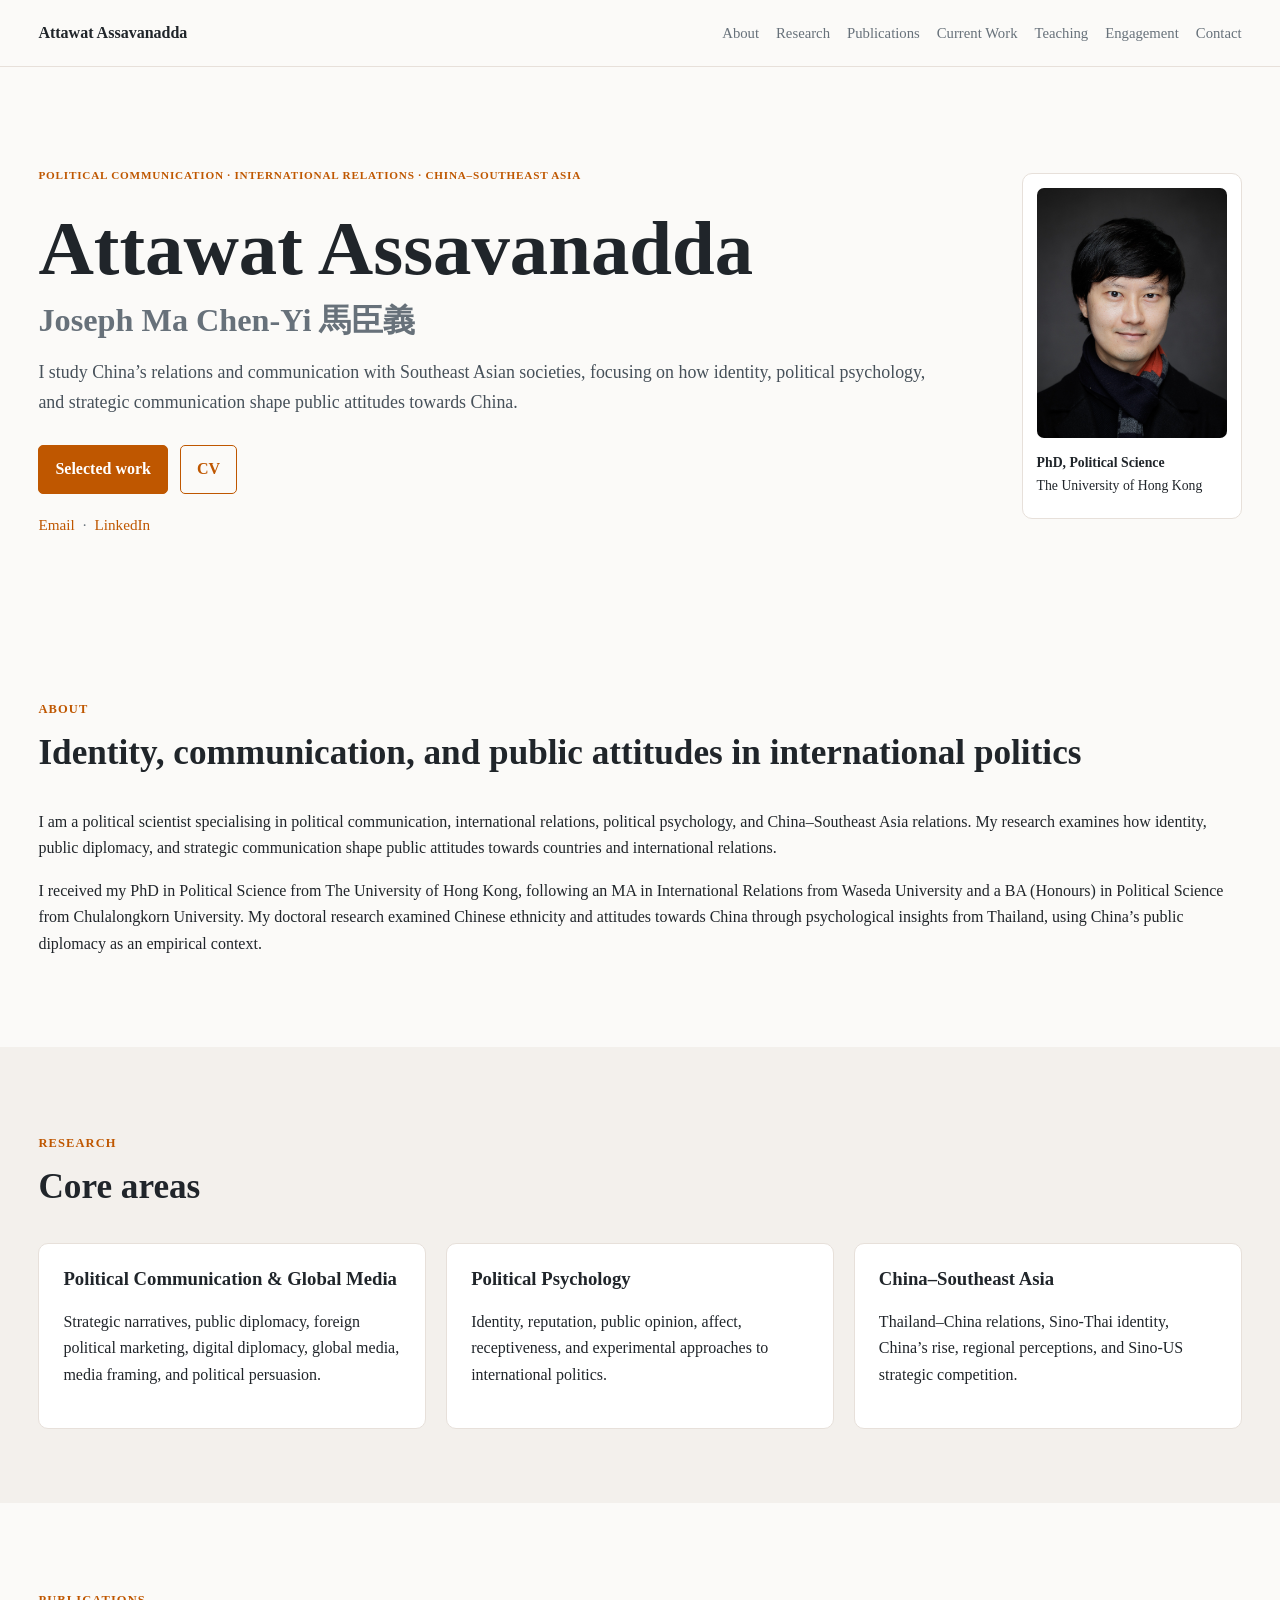
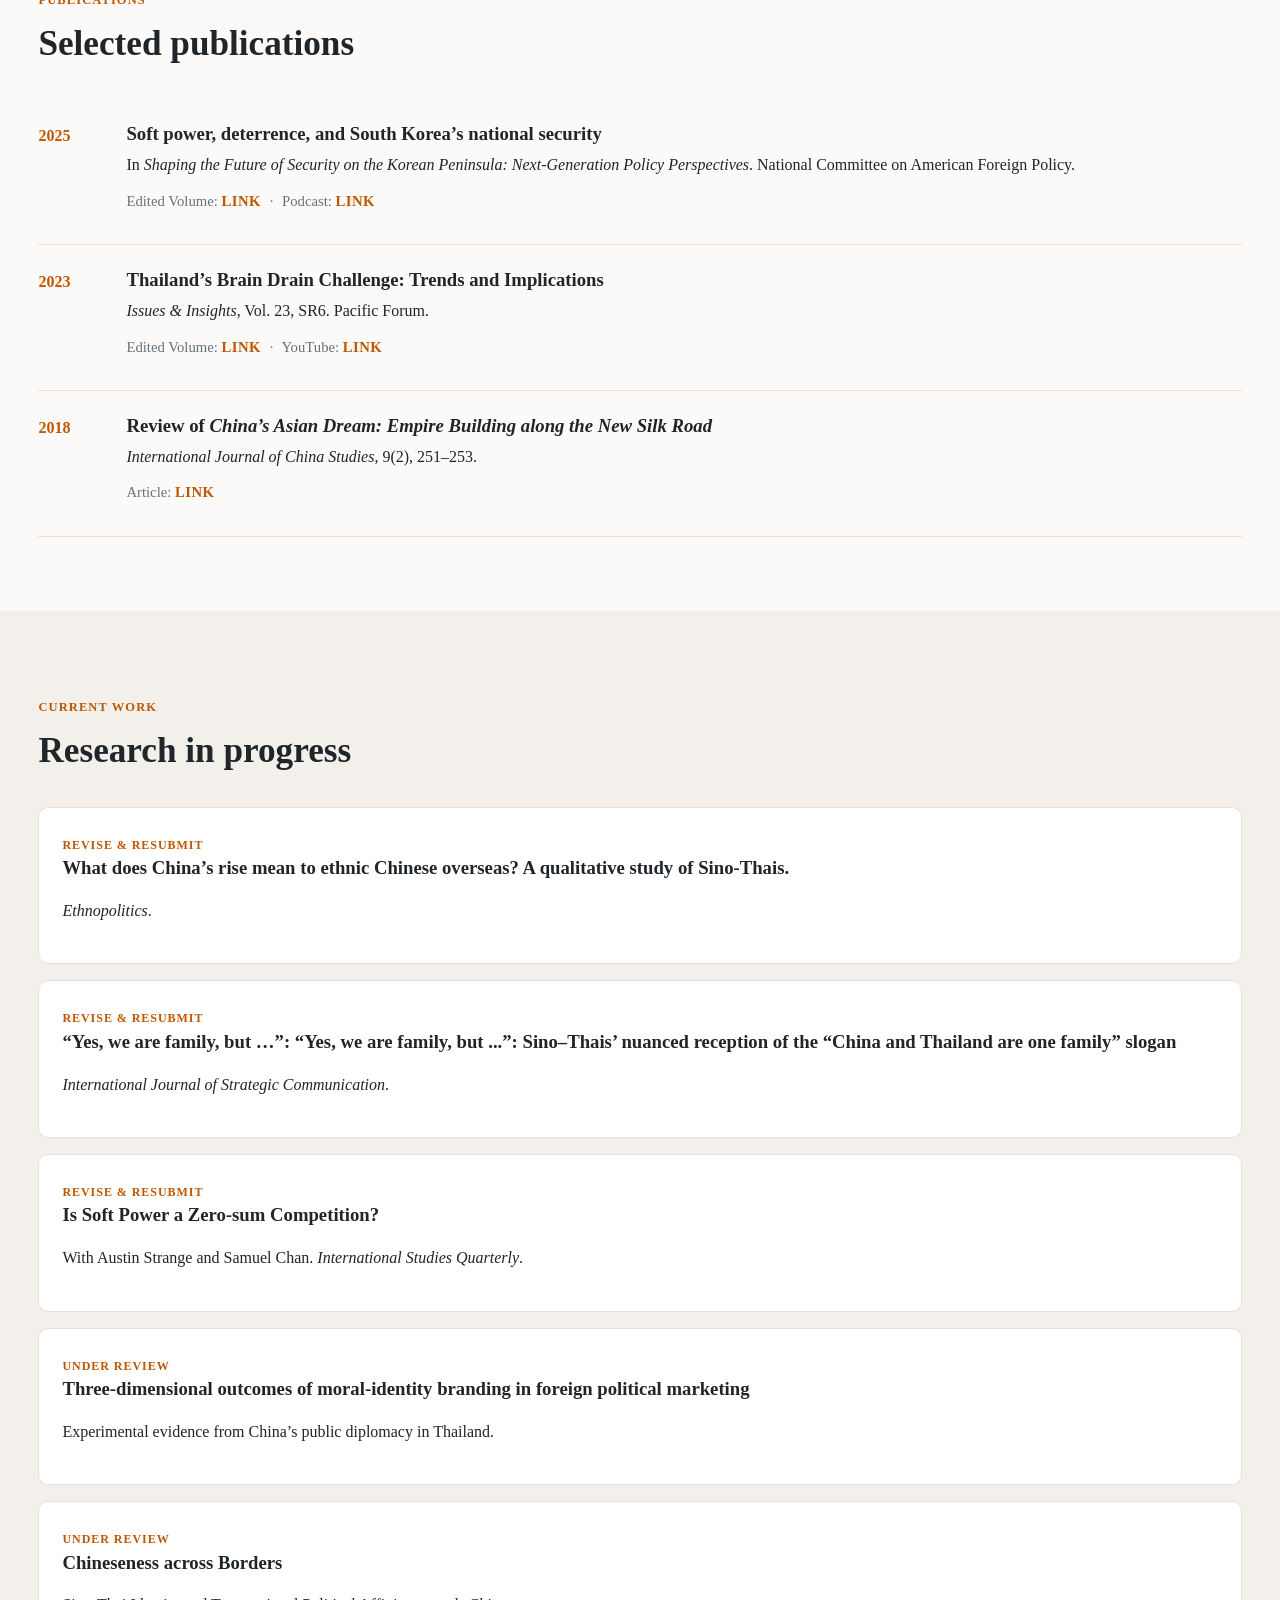
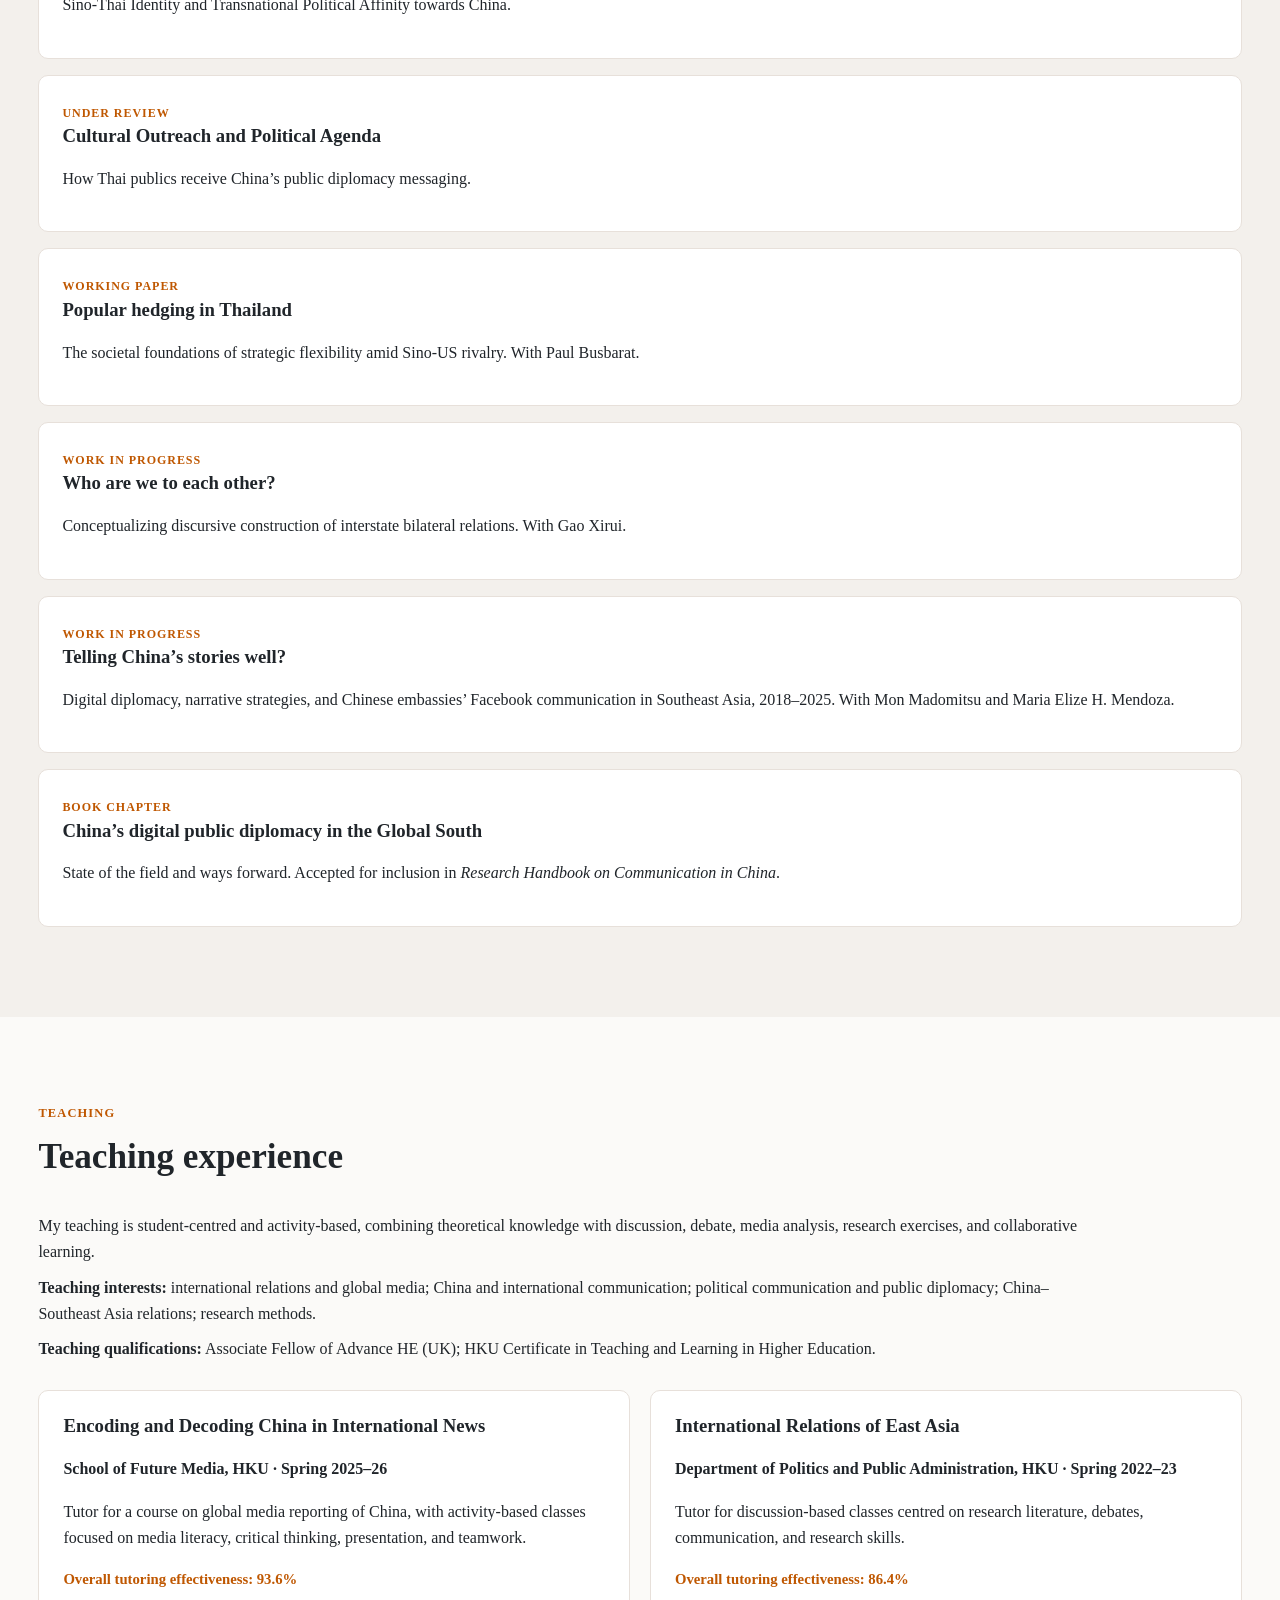
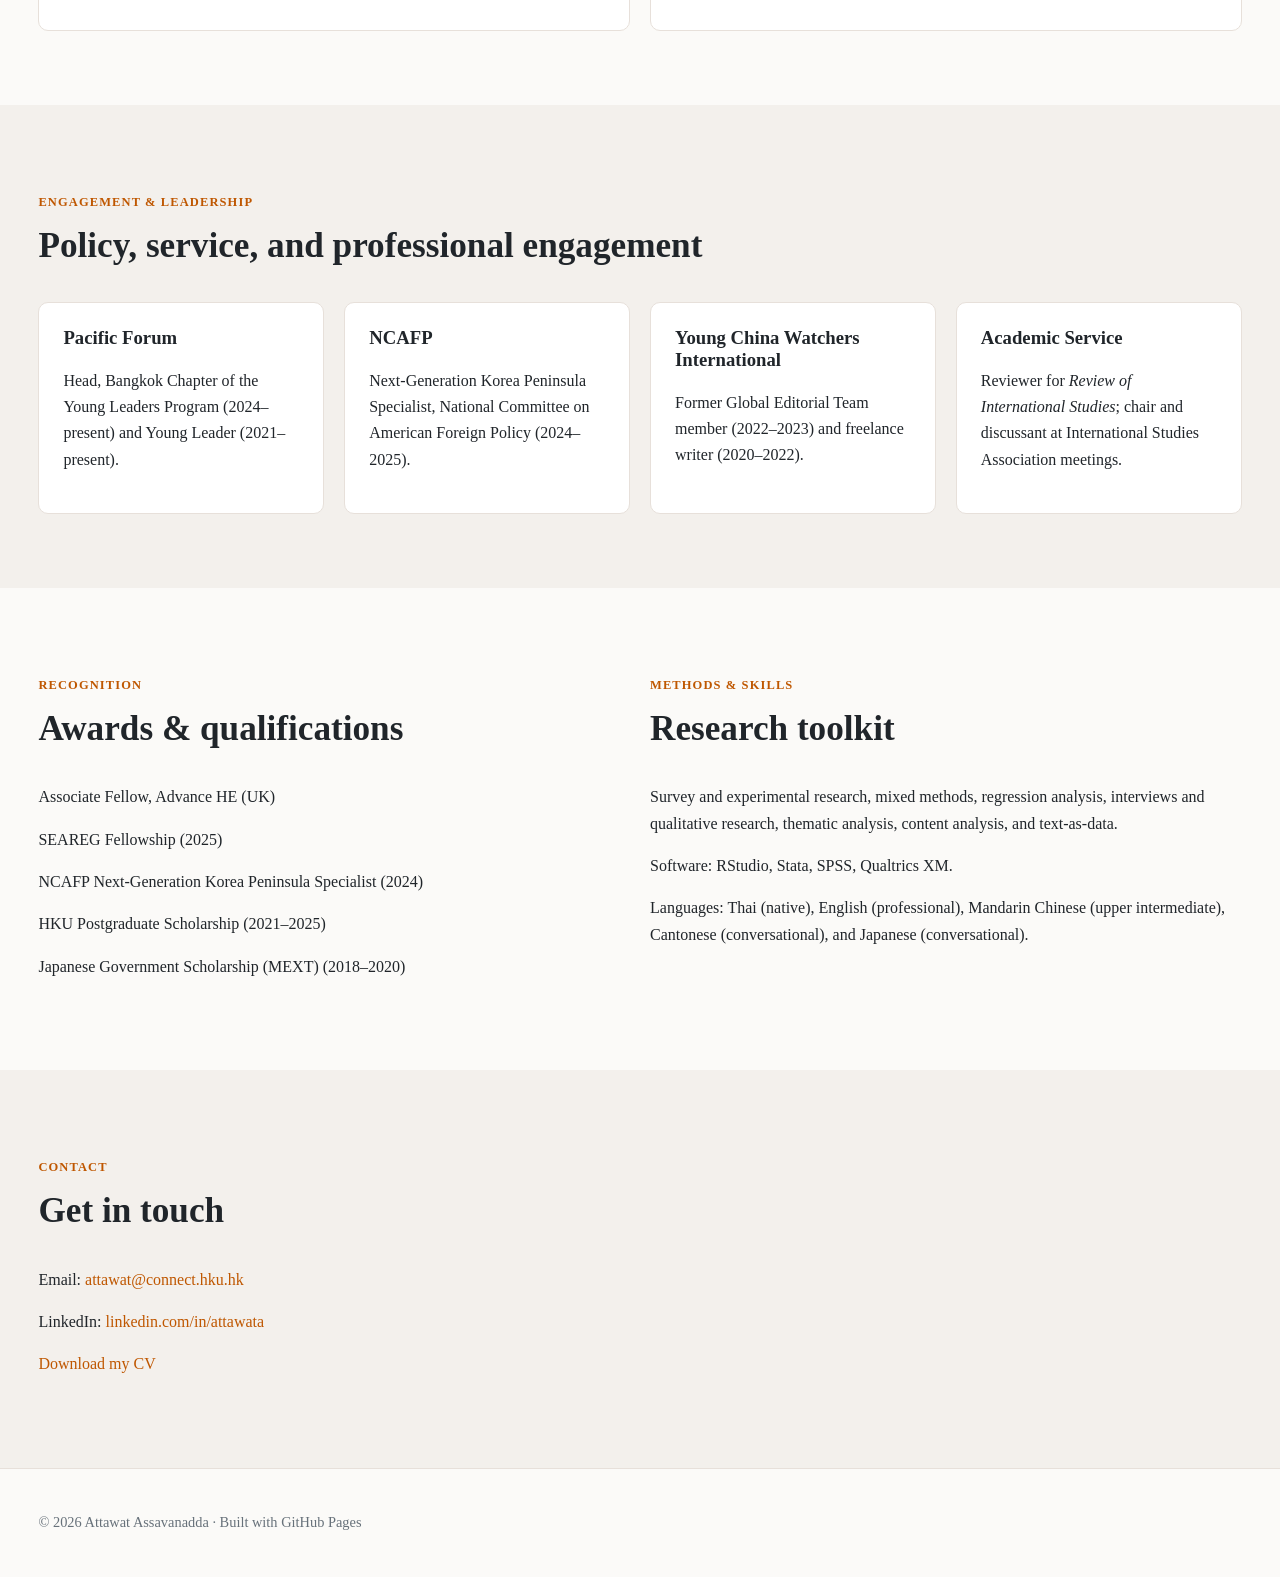
<file: index.html>
<!doctype html>
<html lang="en">
<head>
  <meta charset="utf-8">
  <meta name="viewport" content="width=device-width, initial-scale=1">
  <title>Attawat Assavanadda | Political Scientist</title>
  <meta name="description" content="Academic website of Attawat Assavanadda, political scientist specialising in political communication, political psychology, public diplomacy, and China–Southeast Asia relations.">
  <link rel="stylesheet" href="styles.css">
</head>
<body>
<header class="site-header">
  <div class="wrap nav">
    <a class="brand" href="#top">Attawat Assavanadda</a>
    <nav>
      <a href="#about">About</a>
      <a href="#research">Research</a>
      <a href="#publications">Publications</a>
      <a href="#projects">Current Work</a>
      <a href="#teaching">Teaching</a>
      <a href="#engagement">Engagement</a>
      <a href="#contact">Contact</a>
    </nav>
  </div>
</header>

<main id="top">
  <section class="hero">
    <div class="wrap hero-grid">
      <div>
        <p class="kicker">Political Communication · International Relations · China–Southeast Asia</p>
        <h1>Attawat Assavanadda <span>Joseph Ma Chen-Yi 馬臣義</span></h1>
        <p class="subtitle">I study China’s relations and communication with Southeast Asian societies, focusing on how identity, political psychology, and strategic communication shape public attitudes towards China.</p>
        <div class="actions">
          <a class="btn primary" href="#publications">Selected work</a>
          <a class="btn" href="cv.pdf" target="_blank" rel="noopener">CV</a>
        </div>
        <div class="links">
          <a href="mailto:attawat@connect.hku.hk">Email</a>
          <span>·</span>
          <a href="https://www.linkedin.com/in/attawata/" target="_blank" rel="noopener">LinkedIn</a>
        </div>
      </div>
      <div class="portrait-card">
        <img class="portrait" src="profile.jpg" alt="Portrait of Attawat Assavanadda">
        <p><strong>PhD, Political Science</strong><br>The University of Hong Kong</p>
      </div>
    </div>
  </section>

  <section id="about" class="section">
    <div class="wrap narrow">
      <p class="section-label">About</p>
      <h2>Identity, communication, and public attitudes in international politics</h2>
      <p>I am a political scientist specialising in political communication, international relations, political psychology, and China–Southeast Asia relations. My research examines how identity, public diplomacy, and strategic communication shape public attitudes towards countries and international relations.</p>
      <p>I received my PhD in Political Science from The University of Hong Kong, following an MA in International Relations from Waseda University and a BA (Honours) in Political Science from Chulalongkorn University. My doctoral research examined Chinese ethnicity and attitudes towards China through psychological insights from Thailand, using China’s public diplomacy as an empirical context.</p>
    </div>
  </section>

  <section id="research" class="section alt">
    <div class="wrap">
      <p class="section-label">Research</p>
      <h2>Core areas</h2>
      <div class="grid three">
        <article class="card"><h3>Political Communication &amp; Global Media</h3><p>Strategic narratives, public diplomacy, foreign political marketing, digital diplomacy, global media, media framing, and political persuasion.</p></article>
        <article class="card"><h3>Political Psychology</h3><p>Identity, reputation, public opinion, affect, receptiveness, and experimental approaches to international politics.</p></article>
        <article class="card"><h3>China–Southeast Asia</h3><p>Thailand–China relations, Sino-Thai identity, China’s rise, regional perceptions, and Sino-US strategic competition.</p></article>
      </div>
    </div>
  </section>

  <section id="publications" class="section">
    <div class="wrap narrow">
      <p class="section-label">Publications</p>
      <h2>Selected publications</h2>

      <div class="pub">
        <div class="year">2025</div>
        <div>
          <h3>Soft power, deterrence, and South Korea’s national security</h3>
          <p>In <em>Shaping the Future of Security on the Korean Peninsula: Next-Generation Policy Perspectives</em>. National Committee on American Foreign Policy.</p>
          <p class="publication-links">
            Edited Volume:
            <a href="https://ncafp.org/resources/edited-volume-2024-next-generation-korean-peninsula-specialists/?keyword=korean%20penin&actualPage=2" target="_blank" rel="noopener">LINK</a>
            <span>·</span>
            Podcast:
            <a href="https://ncafp.org/resources/listen-soft-power-deterrence-rok-national-security/" target="_blank" rel="noopener">LINK</a>
          </p>
        </div>
      </div>

      <div class="pub">
        <div class="year">2023</div>
        <div>
          <h3>Thailand’s Brain Drain Challenge: Trends and Implications</h3>
          <p><em>Issues &amp; Insights</em>, Vol. 23, SR6. Pacific Forum.</p>
          <p class="publication-links">
            Edited Volume:
            <a href="https://pacforum.org/publications/issues-insights-vol-23-sr6-pressing-security-concerns-in-southeast-asia-next-generation-perspectives/" target="_blank" rel="noopener">LINK</a>
            <span>·</span>
            YouTube:
            <a href="https://www.youtube.com/watch?v=vSyiA6sTEEg&t=5s&pp=ygUdcGFjaWZpYyBmb3J1bSBzb3V0aGVhc3QgYXNpYW4%3D" target="_blank" rel="noopener">LINK</a>
          </p>
        </div>
      </div>

      <div class="pub">
        <div class="year">2018</div>
        <div>
          <h3>Review of <em>China’s Asian Dream: Empire Building along the New Silk Road</em></h3>
          <p><em>International Journal of China Studies</em>, 9(2), 251–253.</p>
          <p class="publication-links">
            Article:
            <a href="https://mjs.um.edu.my/index.php/IJCS/article/view/63643" target="_blank" rel="noopener">LINK</a>
          </p>
        </div>
      </div>
    </div>
  </section>

  <section id="projects" class="section alt">
    <div class="wrap narrow">
      <p class="section-label">Current Work</p>
      <h2>Research in progress</h2>
      <article class="project"><span>Revise &amp; Resubmit</span><h3>What does China’s rise mean to ethnic Chinese overseas? A qualitative study of Sino-Thais.</h3><p><em>Ethnopolitics</em>.</p></article>
      <article class="project"><span>Revise &amp; Resubmit</span><h3>“Yes, we are family, but …”: “Yes, we are family, but ...”: Sino–Thais’ nuanced reception of the “China and Thailand are one family” slogan</h3><p><em>International Journal of Strategic Communication</em>.</p></article>
      <article class="project"><span>Revise &amp; Resubmit</span><h3>Is Soft Power a Zero-sum Competition?</h3><p>With Austin Strange and Samuel Chan. <em>International Studies Quarterly</em>.</p></article>
      <article class="project"><span>Under Review</span><h3>Three-dimensional outcomes of moral-identity branding in foreign political marketing</h3><p>Experimental evidence from China’s public diplomacy in Thailand.</p></article>
      <article class="project"><span>Under Review</span><h3>Chineseness across Borders</h3><p>Sino-Thai Identity and Transnational Political Affinity towards China.</p></article>
      <article class="project"><span>Under Review</span><h3>Cultural Outreach and Political Agenda</h3><p>How Thai publics receive China’s public diplomacy messaging.</p></article>
      <article class="project"><span>Working Paper</span><h3>Popular hedging in Thailand</h3><p>The societal foundations of strategic flexibility amid Sino-US rivalry. With Paul Busbarat.</p></article>
      <article class="project"><span>Work in Progress</span><h3>Who are we to each other?</h3><p>Conceptualizing discursive construction of interstate bilateral relations. With Gao Xirui.</p></article>
      <article class="project"><span>Work in Progress</span><h3>Telling China’s stories well?</h3><p>Digital diplomacy, narrative strategies, and Chinese embassies’ Facebook communication in Southeast Asia, 2018–2025. With Mon Madomitsu and Maria Elize H. Mendoza.</p></article>
      <article class="project"><span>Book Chapter</span><h3>China’s digital public diplomacy in the Global South</h3><p>State of the field and ways forward. Accepted for inclusion in <em>Research Handbook on Communication in China</em>.</p></article>
    </div>
  </section>

  <section id="teaching" class="section">
    <div class="wrap">
      <p class="section-label">Teaching</p>
      <h2>Teaching experience</h2>
      <div class="teaching-intro">
        <p>My teaching is student-centred and activity-based, combining theoretical knowledge with discussion, debate, media analysis, research exercises, and collaborative learning.</p>
        <p><strong>Teaching interests:</strong> international relations and global media; China and international communication; political communication and public diplomacy; China–Southeast Asia relations; research methods.</p>
        <p><strong>Teaching qualifications:</strong> Associate Fellow of Advance HE (UK); HKU Certificate in Teaching and Learning in Higher Education.</p>
      </div>
      <div class="grid two">
        <article class="card"><h3>Encoding and Decoding China in International News</h3><p><strong>School of Future Media, HKU · Spring 2025–26</strong></p><p>Tutor for a course on global media reporting of China, with activity-based classes focused on media literacy, critical thinking, presentation, and teamwork.</p><p class="metric">Overall tutoring effectiveness: 93.6%</p></article>
        <article class="card"><h3>International Relations of East Asia</h3><p><strong>Department of Politics and Public Administration, HKU · Spring 2022–23</strong></p><p>Tutor for discussion-based classes centred on research literature, debates, communication, and research skills.</p><p class="metric">Overall tutoring effectiveness: 86.4%</p></article>
      </div>
    </div>
  </section>

  <section id="engagement" class="section alt">
    <div class="wrap">
      <p class="section-label">Engagement &amp; Leadership</p>
      <h2>Policy, service, and professional engagement</h2>
      <div class="grid four">
        <article class="card"><h3>Pacific Forum</h3><p>Head, Bangkok Chapter of the Young Leaders Program (2024–present) and Young Leader (2021–present).</p></article>
        <article class="card"><h3>NCAFP</h3><p>Next-Generation Korea Peninsula Specialist, National Committee on American Foreign Policy (2024–2025).</p></article>
        <article class="card"><h3>Young China Watchers International</h3><p>Former Global Editorial Team member (2022–2023) and freelance writer (2020–2022).</p></article>
        <article class="card"><h3>Academic Service</h3><p>Reviewer for <em>Review of International Studies</em>; chair and discussant at International Studies Association meetings.</p></article>
      </div>
    </div>
  </section>

  <section class="section">
    <div class="wrap">
      <div class="grid two">
        <div>
          <p class="section-label">Recognition</p>
          <h2>Awards &amp; qualifications</h2>
          <p>Associate Fellow, Advance HE (UK)</p>
          <p>SEAREG Fellowship (2025)</p>
          <p>NCAFP Next-Generation Korea Peninsula Specialist (2024)</p>
          <p>HKU Postgraduate Scholarship (2021–2025)</p>
          <p>Japanese Government Scholarship (MEXT) (2018–2020)</p>
        </div>
        <div>
          <p class="section-label">Methods &amp; Skills</p>
          <h2>Research toolkit</h2>
          <p>Survey and experimental research, mixed methods, regression analysis, interviews and qualitative research, thematic analysis, content analysis, and text-as-data.</p>
          <p>Software: RStudio, Stata, SPSS, Qualtrics XM.</p>
          <p>Languages: Thai (native), English (professional), Mandarin Chinese (upper intermediate), Cantonese (conversational), and Japanese (conversational).</p>
        </div>
      </div>
    </div>
  </section>

  <section id="contact" class="section contact alt">
    <div class="wrap narrow">
      <p class="section-label">Contact</p>
      <h2>Get in touch</h2>
      <p>Email: <a href="mailto:attawat@connect.hku.hk">attawat@connect.hku.hk</a></p>
      <p>LinkedIn: <a href="https://www.linkedin.com/in/attawata/" target="_blank" rel="noopener">linkedin.com/in/attawata</a></p>
      <p><a href="cv.pdf" target="_blank" rel="noopener">Download my CV</a></p>
    </div>
  </section>
</main>

<footer><div class="wrap"><p>© 2026 Attawat Assavanadda · Built with GitHub Pages</p></div></footer>
</body>
</html>
</file>
<file: styles.css>
:root{
    --bg:#fbfaf8;
    --paper:#fff;
    --text:#20252a;
    --muted:#67717a;
    --accent:#BF5700;
    --line:#e7e0da;
    --alt:#f3f0ec;
}

*{
    box-sizing:border-box;
}

html{
    scroll-behavior:smooth;
}

body{
    margin:0;
    font-family:Georgia,"Times New Roman",serif;
    color:var(--text);
    background:var(--bg);
    line-height:1.65;
}

a{
    color:var(--accent);
    text-decoration:none;
}

a:hover{
    text-decoration:underline;
}

.wrap{
    width:94%;
    max-width:none;
    margin:0 auto;
}

.narrow{
    max-width:none;
}

.site-header{
    position:sticky;
    top:0;
    z-index:20;
    background:rgba(251,250,248,.94);
    border-bottom:1px solid var(--line);
    backdrop-filter:blur(10px);
}

.nav{
    min-height:66px;
    display:flex;
    align-items:center;
    justify-content:space-between;
    gap:24px;
}

.brand{
    font-weight:700;
    color:var(--text);
}

nav{
    display:flex;
    gap:17px;
    flex-wrap:wrap;
}

nav a{
    color:var(--muted);
    font-size:.92rem;
}

/* HERO */

.hero{
    padding:88px 0 76px;
}

.hero-grid{
    display:grid;
    grid-template-columns:minmax(0,1fr) 220px;
    gap:55px;
    align-items:center;
}

.kicker{
    text-transform:uppercase;
    letter-spacing:.07em;
    font-size:.70rem;
    font-weight:700;
    color:var(--accent);
    white-space:nowrap;
}

.section-label{
    text-transform:uppercase;
    letter-spacing:.09em;
    font-size:.78rem;
    font-weight:700;
    color:var(--accent);
}

h1,
h2,
h3{
    line-height:1.18;
}

h1{
    font-size:clamp(2.8rem,6vw,5.25rem);
    margin:.25em 0;
}

.hero h1 span{
    display:block;
    font-size:.42em;
    color:var(--muted);
    margin-top:.2em;
}

.subtitle{
    font-size:1.12rem;
    max-width:900px;
    color:#47515a;
}

.actions{
    display:flex;
    gap:12px;
    flex-wrap:wrap;
    margin:28px 0 18px;
}

.btn{
    display:inline-block;
    padding:10px 16px;
    border:1px solid var(--accent);
    border-radius:5px;
    font-weight:700;
}

.primary{
    background:var(--accent);
    color:#fff;
}

.links{
    font-size:.95rem;
    color:var(--muted);
    display:flex;
    gap:8px;
    flex-wrap:wrap;
}

/* PROFILE */

.portrait-card,
.card,
.project{
    background:var(--paper);
    border:1px solid var(--line);
    border-radius:10px;
}

.portrait-card{
    width:220px;
    padding:14px;
    justify-self:end;
}

.portrait{
    display:block;
    width:100%;
    height:250px;
    object-fit:cover;
    object-position:center 28%;
    border-radius:7px;
    margin:0 0 14px;
}

.portrait-card p{
    margin:6px 0;
    font-size:.86rem;
}

.muted{
    color:var(--muted);
}

/* SECTIONS */

.section{
    padding:74px 0;
}

.alt{
    background:var(--alt);
}

h2{
    font-size:2.2rem;
    margin:.15em 0 1em;
}

.grid{
    display:grid;
    gap:20px;
}

.three{
    grid-template-columns:repeat(3,1fr);
}

.two{
    grid-template-columns:repeat(2,1fr);
}

.card{
    padding:24px;
}

.card h3,
.project h3{
    margin-top:0;
}

/* PUBLICATIONS */

.pub{
    display:grid;
    grid-template-columns:70px minmax(0,1fr);
    gap:18px;
    padding:24px 0;
    border-bottom:1px solid var(--line);
}

.pub h3,
.pub p{
    margin:0 0 7px;
}

.year{
    font-weight:700;
    color:var(--accent);
}

.publication-links{
    margin-top:10px !important;
    font-size:.92rem;
    color:var(--muted);
}

.publication-links a{
    font-weight:700;
    letter-spacing:.03em;
}

.publication-links span{
    margin:0 5px;
}

/* PROJECTS */

.project{
    padding:23px;
    margin-bottom:16px;
}

.project span{
    font-size:.75rem;
    text-transform:uppercase;
    letter-spacing:.08em;
    font-weight:700;
    color:var(--accent);
}

.metric{
    font-size:.92rem;
    color:var(--accent);
    font-weight:700;
}

/* CONTACT & FOOTER */

.contact{
    text-align:left;
}

footer{
    padding:28px 0;
    border-top:1px solid var(--line);
    color:var(--muted);
    font-size:.9rem;
}

/* TABLET */

@media(max-width:900px){
    nav{
        gap:12px;
    }

    nav a{
        font-size:.86rem;
    }

    .hero-grid{
        grid-template-columns:minmax(0,1fr) 190px;
        gap:35px;
    }

    .portrait-card{
        width:190px;
    }

    .portrait{
        height:220px;
    }
}

/* MOBILE */

@media(max-width:800px){
    .wrap{
        width:90%;
    }

    .hero-grid,
    .three,
    .two{
        grid-template-columns:1fr;
    }

    nav{
        display:none;
    }

    .hero{
        padding:56px 0 50px;
    }

    .portrait-card{
        width:180px;
        justify-self:start;
    }

    .portrait{
        width:100%;
        height:205px;
    }

    .pub{
        grid-template-columns:1fr;
        gap:6px;
    }

    h1{
        font-size:clamp(2.5rem,12vw,4rem);
    }

    h2{
        font-size:1.9rem;
    }
}


/* Added for revised academic profile */
.four{
    grid-template-columns:repeat(4,1fr);
}

.teaching-intro{
    max-width:1050px;
    margin:0 0 28px;
}

.teaching-intro p{
    margin:.55em 0;
}

@media(max-width:1100px){
    .four{grid-template-columns:repeat(2,1fr);}
}

@media(max-width:800px){
    .four{grid-template-columns:1fr;}
    .kicker{
    white-space:normal;
    font-size:.68rem;
}
}
</file>
